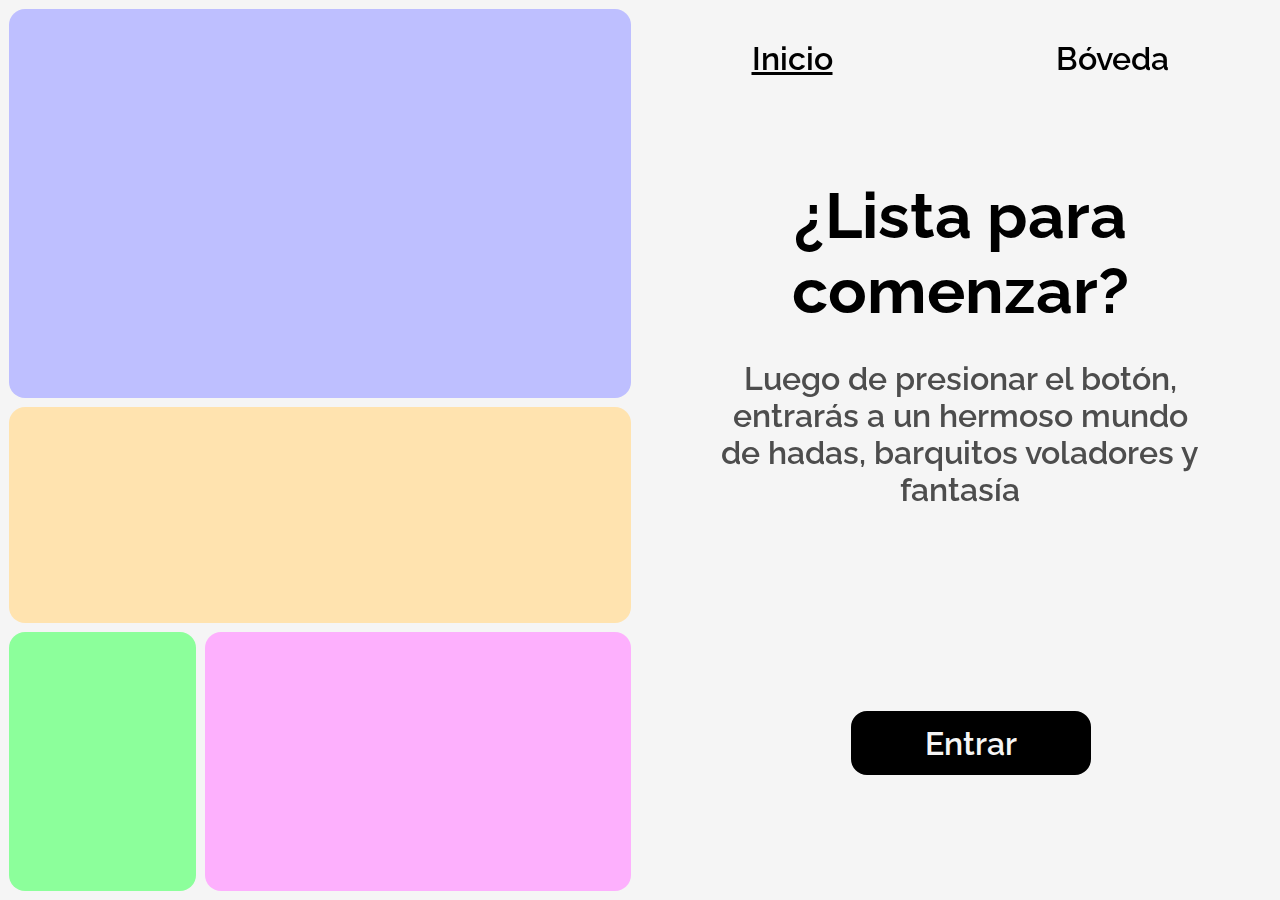
<file: index.html>
<!DOCTYPE html>
<html lang="en">
<head>
    <meta charset="UTF-8">
    <meta http-equiv="X-UA-Compatible" content="IE=edge">
    <meta name="viewport" content="width=device-width, initial-scale=1.0">
    <title>Sorpresa UwU</title>
    <link rel="preconnect" href="https://fonts.googleapis.com">
    <link rel="preconnect" href="https://fonts.gstatic.com" crossorigin>
    <link href="https://fonts.googleapis.com/css2?family=Raleway:wght@300;400;600;700&display=swap" rel="stylesheet">
    <link rel="stylesheet" href="styles.css">
    <link rel="shortcut icon" href="hada.png" />
</head>
<body>

    <nav>
        <p class="nav1 underline">Inicio</p>
        <p class="nav2">Bóveda</p>
    </nav>

    <section id="squares">
        <figure class="square1"></figure>
        <figure class="square2"></figure>
        <div class="group1">
            <figure class="square3"></figure>
            <figure class="square4"></figure>
        </div>
    </section>
    <section id="content">
        <h1>¿Lista para comenzar?</h1>
        <p>Luego de presionar el botón, entrarás a un hermoso mundo de hadas, barquitos voladores y fantasía</p>
        <button>Entrar</button>
    </section>
    <section id="other-content" class="none">
        <div class="code-input">
            <input type="text" placeholder="código">
            <button>Ingresar</button>
        </div>
    </section>

    <div class="dark-screen inactive"></div>
    
    <script src="script.js" type="module"></script>
</body>
</html>
</file>
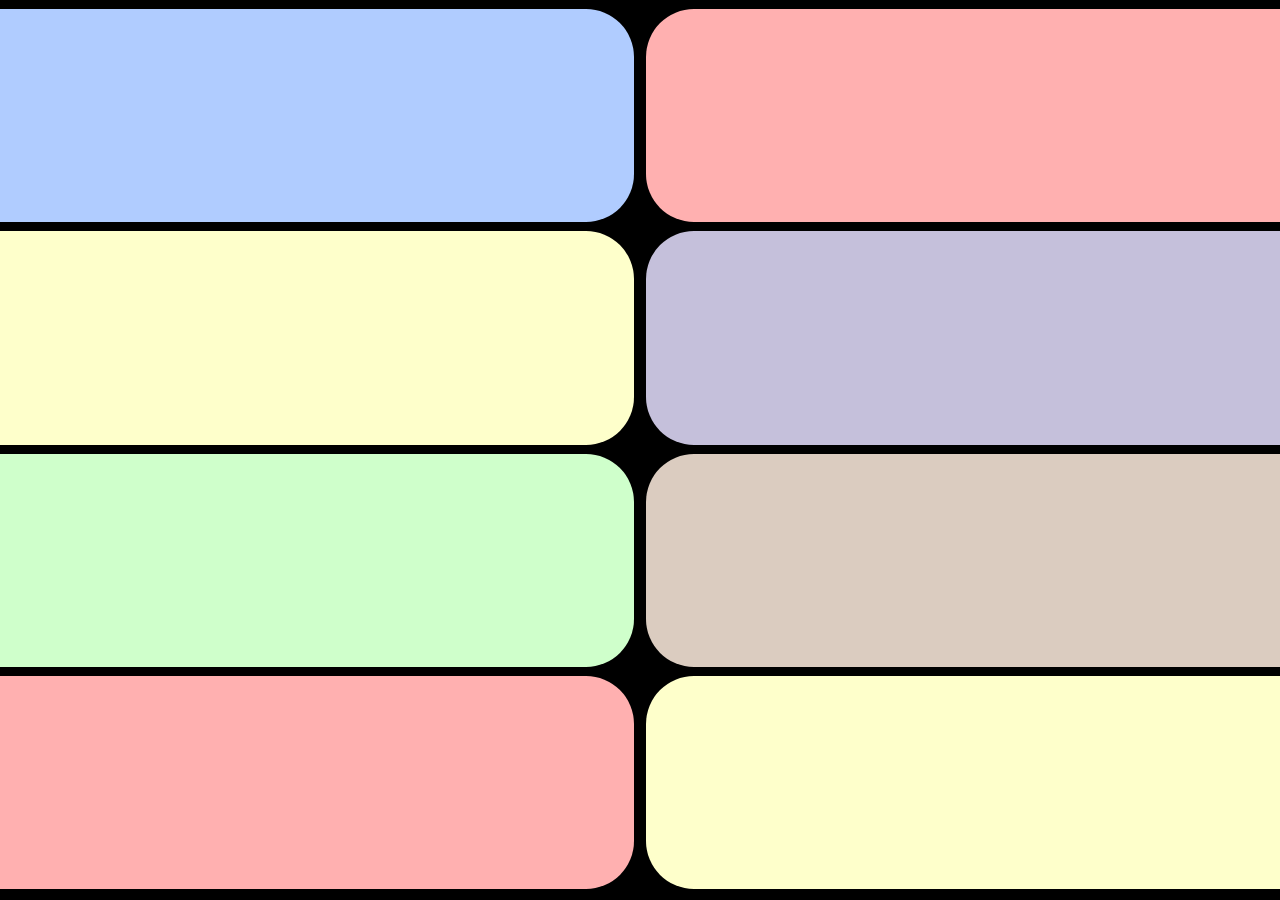
<file: historia.html>
<!DOCTYPE html>
<html lang="en">
<head>
    <meta charset="UTF-8">
    <meta http-equiv="X-UA-Compatible" content="IE=edge">
    <meta name="viewport" content="width=device-width, initial-scale=1.0">
    <title>Historia interactiva</title>
    <link rel="shortcut icon" href="libro.png" />
    <link rel="stylesheet" href="historia.css">
    <link rel="preconnect" href="https://fonts.googleapis.com">
    <link rel="preconnect" href="https://fonts.gstatic.com" crossorigin>
    <link href="https://fonts.googleapis.com/css2?family=Raleway:wght@300;400;600;700&display=swap" rel="stylesheet">
</head>
<body>

    <div class="video-div">
        <video src="prueba video.mp4"></video>
    </div>

    <section class="start">
        <div class="figures left start-animation-off">
            <figure class="blue"></figure>
            <figure class="yellow"></figure>
            <figure class="green"></figure>
            <figure class="red"></figure>
        </div>
        <div class="figures right start-animation-off">
            <figure class="red"></figure>
            <figure class="brown"></figure>
            <figure class="dark-blue"></figure>
            <figure class="yellow"></figure>
        </div>
        <div class="start-btn start-btn-animation-off">
            <p>Hice ésta historia con mucho amor, y espero que la disfrutes de la misma manera que yo disfruté hacerla</p>
            <button id="start">Comenzar</button>
        </div>
    </section>


    <script src="historia_script.js" type="module"></script>
</body>
</html>
</file>
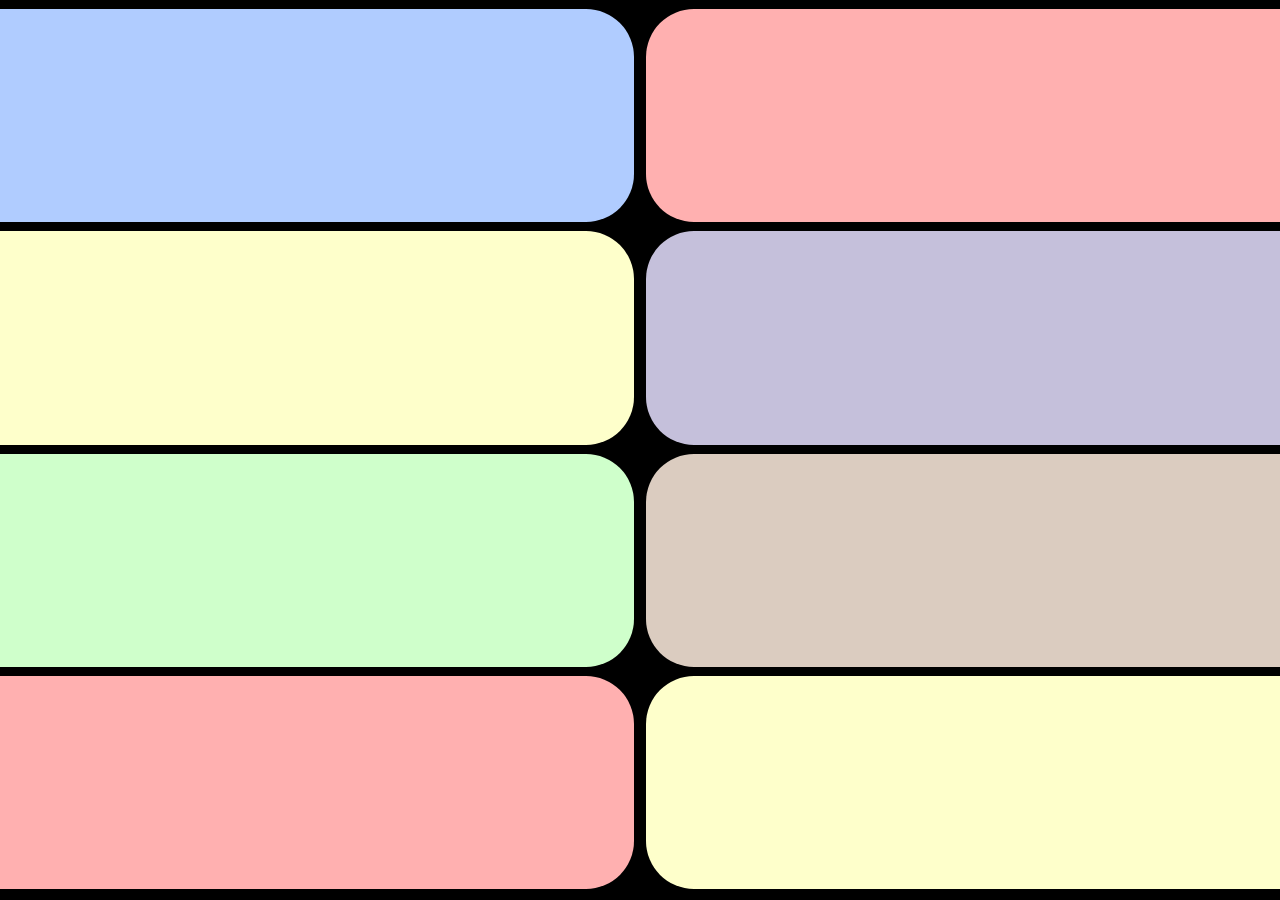
<file: historia2.html>
<!DOCTYPE html>
<html lang="en">
<head>
    <meta charset="UTF-8">
    <meta http-equiv="X-UA-Compatible" content="IE=edge">
    <meta name="viewport" content="width=device-width, initial-scale=1.0">
    <title>Historia interactiva</title>
    <link rel="shortcut icon" href="libro.png" />
    <link rel="stylesheet" href="historia2.css">
    <link rel="preconnect" href="https://fonts.googleapis.com">
    <link rel="preconnect" href="https://fonts.gstatic.com" crossorigin>
    <link href="https://fonts.googleapis.com/css2?family=Raleway:wght@300;400;600;700&display=swap" rel="stylesheet">
</head>
<body>
    <section class="start">
        <div class="figures left start-animation-off">
            <figure class="blue"></figure>
            <figure class="yellow"></figure>
            <figure class="green"></figure>
            <figure class="red"></figure>
        </div>
        <div class="figures right start-animation-off">
            <figure class="red"></figure>
            <figure class="brown"></figure>
            <figure class="dark-blue"></figure>
            <figure class="yellow"></figure>
        </div>
        <div class="start-btn start-btn-animation-off">
            <p>Hice ésta historia con mucho amor, y espero que la disfrutes de la misma manera que yo disfruté hacerla</p>
            <button id="start">Comenzar</button>
        </div>
    </section>


    <script src="historia_script.js" type="module"></script>
</body>
</html>
</file>
<file: styles.css>
*{
    margin: 0;
    font-family: 'Raleway', sans-serif;
}

*::selection{
    background-color: rgba(0, 0, 0, 0.1);
}

body{
    background-color: whitesmoke;
}

.background-black{
    background-color: black;
}

:root{
    --grey: rgb(77, 77, 77);
    --pastel-blue: #a2a4fd;
    --pastel-red: #ff9494;
}

.none{
    display: none
}

.transparent{
    visibility: hidden !important;
    opacity: 0 !important;
    width: 300vw;
    background-color: red;
}

.active{
    opacity: 1;
    visibility: visible;
}

.inactive{
    opacity: 0;
    visibility: hidden;
}

.dark-screen{
    position: fixed;
    top: 0;
    bottom: 0;
    right: 0;
    left: 0;
    background-color: black;
    transition: .5s;
}

.visible{
    opacity: 1;
    visibility: visible;
}

/*Nav*/

nav{
    position: fixed;
    width: 96vw;
    margin-left: 2vw;
    top: 1.5rem;
    display: flex;
    justify-content: space-around;
}

nav p{
    font-size: 1.6rem;
    font-weight: 600;
    cursor: pointer;
    transition: .5s;
    padding: .5rem 1rem;
    border-radius: .5rem;
}

.underline{
    text-decoration: underline;
}

nav p:hover{
    background-color: whitesmoke;
}

/*Squares*/

#squares{
    height: 48vh;
    width: (100vw - 2vh);
    display: flex;
    padding: 1vh;
    flex-direction: column;
}

.square1,
.square2,
.square3,
.square4{
    border-radius: 1rem;
    transition: 1s;
}

.group1{
    height: 30%;
    width: 100%;
    display: flex;
    padding-top: 1vh;
}

.square1{
    width: 100%;
    height: 45%;
    background-color: #bebfff;
}

.square2{
    width: 100%;
    height: 25%;
    background-color: #ffe3af;
    margin-top: 1vh;
}

.square3{
    width: 30%;
    height: 100%;
    background-color: #8cff9b;
    margin-right: 1vh;
}

.square4{
    width: calc(70% - 1vh);
    height: 100%;
    background-color: #fdb0fd;
}

/*Variations*/

.square1-variation{
    width: 100%;
    height: 30%;
    background-color: #aaaaaa;
    border-radius: 1rem;
}

.square2-variation{
    width: 100%;
    height: 35vw;
    background-color: #e0e0e0;
    margin-top: 1vh;
    border-radius: 1rem;
}

.square3-variation{
    width: 60%;
    height: 100%;
    background-color: #b3b3b3 ;
    margin-right: 1vh;
}

.square4-variation{
    width: calc(35vw - 1vh);
    height: 100%;
    background-color: #727272;
}

/*Content*/

h1{
    font-size: 1.8rem;
    text-align: center;
    margin: 0 1rem;
    margin-top: 1rem;
}

#content p{
    font-size: 1.3rem;
    margin: 0 1rem;
    text-align: center;
    font-weight: 600;
    margin-top: 1rem;
    color: var(--grey);
}

#content button,
#other-content button{
    width: 90vw;
    background-color: black;
    color: whitesmoke;
    position: fixed;
    bottom: 1rem;
    left: 5vw;
    border-radius: 1rem;
    height: 3rem;
    font-size: 1.5rem;
    font-weight: 600;
    cursor: pointer;
    border: .2rem solid #000000;
    transition: all 0.4s cubic-bezier(0.42, 0, 0.58, 1);
}

#content button:hover,
#other-content button:hover{
    color: black !important;
	background-color: transparent;
	text-shadow: nthree;
}

#content button:hover::before,
#other-content button:hover::before{
    left: 0%;
	right: auto;
	width: 100%;
}

#content button::before,
#other-content button::before{
    display: block;
	position: absolute;
	top: 0px;
	right: 0px;
	height: 100%;
	width: 0px;
	z-index: -1;
	content: '';
	color: black !important;
	background: whitesmoke;
	transition: all 0.4s cubic-bezier(0.42, 0, 0.58, 1);
    border-radius: 1rem;
}

/*Code*/

.code-input{
    height: calc(50vh - 5.5rem);
    display: flex;
    justify-content: center;
    align-items: center;
}

input{
    width: 70vw;
    padding: .5rem 1rem;
    border: rgb(150, 150, 150) solid .4rem;
    border-radius: 1rem;
    outline: none;
    font-size: 1.8rem;
    text-align: center;
    font-family: sans-serif;
    font-weight: 600;
    letter-spacing: .4rem;
    transition: .5s;
}

input:focus{
    border: solid black .4rem;
}


/*------------------------*/
/*Historia*/
/*------------------------*/

/*button*/
/*

.start-button{
    position: fixed;
    z-index: 50;
    width: 10rem;
    height: 10rem;
    top: calc(50vh - 5rem);
    left: calc(50vw - 5rem);
    border-radius: 50%;
    background-color: var(--pastel-red);
    cursor: pointer;
    display: flex;
    align-items: center;
    justify-content: center;
    transition: .5s;
}

.start-button img{
    width: 40%;
    margin-left: 5%;
}

.start-button:hover{
    background-color: var(--pastel-blue);
}
*/
/*video*/
/*
#video{
    width: 100vw;
    height: 100vh;
    transition: .5s;
    background-color: black;
}

#video video{
    width: 100vw;
    height: 100vh;
}
*/
/*Opciones*/
/*
#select-option{
    position: fixed;
    width: 100vw;
    height: 100vh;
}

#select-option h2{
    font-size: 2.5rem;
    color: whitesmoke;
    font-weight: 600;
    padding: 5vh 10vw;
    text-align: center;
}

.options{
    height: 60vh;
    width: 100vw;
    display: flex;
    flex-direction: column;
    align-items: center;
    justify-content: space-around;
}

.option1,
.option2{
    width: 100%;
    height: 20vh;
    background-color: whitesmoke;
    display: flex;
    align-items: center;
    cursor: pointer;
    z-index: 15;
}

.option1{
    border-radius: 2.5rem 0 0 2.5rem;
    display: flex;
    justify-content: left;
}
.option2{
    border-radius: 0 2.5rem 2.5rem 0;
    display: flex;
    justify-content: right;
}

.option1-border,
.option2-border{
    height: 20vh;
    width: 15vw;
    transition: .5s;
    position: fixed;
    z-index: 20;
}

.option1-border{
    background-color: var(--pastel-blue);
    border-radius: 2.5rem 0 0 2.5rem;
}

.option2-border{
    background-color: var(--pastel-red);
    border-radius: 0 2.5rem 2.5rem 0;
}

.option-border-hover{
    width: 100vw;
}

.option1 p,
.option2 p{
    font-size: 1.5rem;
    font-weight: 600;
    z-index: 21;
}

.option1 p{
    margin-left: 15vw;
    width: 85vw;
    text-align: center;
}

.option2 p{
    margin-right: 15vw;
    width: 85vw;
    text-align: center;
}
*/

/*Informacion*/
/*
.information{
    width: 4rem;
    height: 4rem;
    background-color: whitesmoke;
    display: flex;
    align-items: center;
    justify-content: center;
    border-radius: 50%;
    position: fixed;
    bottom: 5vh;
    margin-left: calc(50vw - 2.5rem);
    border: .2rem whitesmoke solid;
    transition: .5s;
    cursor: pointer;
}

.information:hover{
    background-color: black;
    color: whitesmoke;
}

.information p{
    font-size: 4rem;
    font-weight: 600;
}

.information-question{
    width: 80vw;
    min-height: 15vh;
    background-color: whitesmoke;
    border-radius: 1rem;
    position: fixed;
    bottom: 20vh;
    left: 10vw;
    z-index: 22;
    border: black solid .2rem;
    transition: .5s;
}

.information-question::after {
    border-top: 1rem solid whitesmoke;
    border-left: 1rem solid transparent;
    border-right: 1rem solid transparent;
    width: 0;
    height: 0;
    content: "";
    display: block;
    position: absolute;
    top: 100%;
    left: calc(40vw - 1.5rem);
  }
*/
/*------------------------*/
/*Responsive*/
/*------------------------*/


@media (min-width: 1200px){
    #squares{
        height: 98vh;
        width: calc(50vw - 2vh);
        background-color: whitesmoke;
    }

    #content{
        width: 40vw;
        padding: 0 5vw;
        position: fixed;
        right: 0;
        top: 18vh;
    }

    h1{
        font-size: 4rem;
    }

    #content p{
        font-size: 2rem;
        margin-top: 2rem;
    }

    nav p{
        font-size: 2rem;
    }

    #content button,
    #other-content button{
        width: 15rem;
        position: fixed;
        top: 79vh;
        left: 66.5vw;
        font-size: 2rem;
        padding: .5rem 2rem;
        height: 4rem;
    }

    nav{
        width: 50vw;
        top: 2rem;
        right: 0;
    }

    nav p:hover{
        color: #5398ff;
    }

    input{
        width: 60%;
        font-size: 2.5rem;
    }

    .code-input{
        width: 50vw;
        position: fixed;
        right: 0;
        top: 5.5rem;
        height: calc(100vh - 10rem);
    }

    /*------------------------*/
    /*Historia*/
    /*------------------------*/
/*
    .start-button{
        width: 15rem;
        height: 15rem;
        top: calc(50vh - 7.5rem);
        left: calc(50vw - 7.5rem);
    }

    #select-option{
        display: flex;
        flex-direction:column;
    }
    
    #select-option h2{
        font-size: 4rem;
        height: 15vh;
        padding: 5vh 0;
    }
    
    .options{
        flex-direction: row;
    }
    
    .option1,
    .option2{
        width: 35vw;
        height: 60vh;
        border-radius: 2.5rem;
        display: flex;
    }
    
    .option1-border,
    .option2-border{
        height: 15vh;
        width: 35vw;
        top: 25vh;
        border-radius: 2.5rem 2.5rem 0 0;
    }
    
    .option-border-hover{
        height: 60vh;
        border-radius: 2.5rem;
    }
    
    .option1 p,
    .option2 p{
        font-size: 2rem;
    }
    
    .option1 p{
        width: 85vw;
        margin-left: 0;
    }
    
    .option2 p{
        width: 35vw;
        margin-right: 0;
    }
    */
    /*Informacion*/
    /*
    .information{
        bottom: calc(45vh - 2.5rem);
        margin-left: calc(50vw - 2.5rem);
    }

    .information-question{
        bottom: 54vh;
    }*/
}
</file>
<file: historia.css>
*{
    margin: 0;
}

:root{
    --red: rgb(255, 176, 176);
    --blue: rgb(176, 204, 255);
    --yellow: rgb(254, 255, 203);
    --green: rgb(207, 255, 203);
    --brown: rgb(197, 192, 219);
    --dark-blue: rgb(219, 204, 192);
}

body{
    overflow: hidden;
    background-color: black;
}

.hidden{
    opacity: 0;
    visibility: hidden;
    transition: .5s;
}

/*colores*/

.brown{
 background-color: var(--brown);   
}
.blue{
 background-color: var(--blue);   
}
.green{
 background-color: var(--green);   
}
.yellow{
 background-color: var(--yellow);   
}
.red{
 background-color: var(--red);   
}
.dark-blue{
 background-color: var(--dark-blue);   
}

/*Botón de iniciar*/

.start{
    width: 100vw;
    height: 100vh;
    display: flex;
    background-color: black;
}

.start-animation-off{
    width: 0 !important;
    transition: .5s;
}

.left,.right{
    width: 50vw;
    height: 100vh;
    transition: .7s;
    position: absolute;
}

.left{
    left: 0;
}

.right{
    right: 0;
}

.left figure, .right figure{
    width: 99%;
    height: 23.7vh;
    margin: 1vh 0;
}

.left figure{
    border-radius: 0 3rem 3rem 0;
}
.right figure{
    border-radius: 3rem 0 0 3rem;
    margin-left: 1%;
}

.start-btn{
    height: 75vh;
    width: 80vw;
    background-color: rgba(0, 0, 0, 0.7);
    position: absolute;
    top: 0;
    left: 10vw;
    border-radius: 0 0 3rem 3rem;
    transition: .5s;
}

.start-btn p{
    color: whitesmoke;
    font-size: 2rem;
    padding: 2rem;
    font-family: "raleway", sans-serif;
    font-weight: 600;
    text-align: center;
}

.start-btn-animation-off{
    height: 0;
    opacity: 0;
}

.start-btn button
{
    width: 80%;
    background-color: black;
    color: whitesmoke;
    display: block;
    margin: 2rem auto;
    border-radius: 1rem;
    height: 3rem;
    font-size: 1.5rem;
    font-weight: 600;
    cursor: pointer;
    border: .2rem solid #000000;
    transition: all 0.4s cubic-bezier(0.42, 0, 0.58, 1);
}

.start-btn button:hover{
    color: black !important;
	background-color: rgba(245, 245, 245, 0.795);
}

/*Video*/

.video-div{
    width: 100vw;
    height: 100vh;
    position: fixed;
}

video{
    width: 100vw;
    height: 100vh;
}

/*Responsive*/

@media (min-width: 1200px){

    .start-btn{
        height: 75vh;
        width: 30vw;
        background-color: rgba(0, 0, 0, 0.7);
        position: absolute;
        top: 0;
        left: 35vw;
        border-radius: 0 0 3rem 3rem;
        transition: .5s;
    }
}
</file>
<file: historia2.css>
*{
    margin: 0;
}

:root{
    --red: rgb(255, 176, 176);
    --blue: rgb(176, 204, 255);
    --yellow: rgb(254, 255, 203);
    --green: rgb(207, 255, 203);
    --brown: rgb(197, 192, 219);
    --dark-blue: rgb(219, 204, 192);
}

body{
    overflow: hidden;
}

.hidden{
    opacity: 0;
    visibility: hidden;
    transition: .5s;
}

/*colores*/

.brown{
 background-color: var(--brown);   
}
.blue{
 background-color: var(--blue);   
}
.green{
 background-color: var(--green);   
}
.yellow{
 background-color: var(--yellow);   
}
.red{
 background-color: var(--red);   
}
.dark-blue{
 background-color: var(--dark-blue);   
}

/*Botón de iniciar*/

.start{
    width: 100vw;
    height: 100vh;
    display: flex;
    background-color: black;
}

.start-animation-off{
    width: 0 !important;
    transition: .5s;
}

.left,.right{
    width: 50vw;
    height: 100vh;
    transition: .7s;
    position: absolute;
}

.left{
    left: 0;
}

.right{
    right: 0;
}

.left figure, .right figure{
    width: 99%;
    height: 23.7vh;
    margin: 1vh 0;
}

.left figure{
    border-radius: 0 3rem 3rem 0;
}
.right figure{
    border-radius: 3rem 0 0 3rem;
    margin-left: 1%;
}

.start-btn{
    height: 75vh;
    width: 80vw;
    background-color: rgba(0, 0, 0, 0.5);
    position: absolute;
    top: 0;
    left: 10vw;
    border-radius: 0 0 3rem 3rem;
    transition: .5s;
}

.start-btn p{
    color: whitesmoke;
    font-size: 2rem;
    padding: 2rem;
    font-family: "raleway", sans-serif;
    font-weight: 600;
    text-align: center;
}

.start-btn-animation-off{
    height: 0;
    opacity: 0;
}

.start-btn button
{
    width: 80%;
    background-color: black;
    color: whitesmoke;
    display: block;
    margin: 2rem auto;
    border-radius: 1rem;
    height: 3rem;
    font-size: 1.5rem;
    font-weight: 600;
    cursor: pointer;
    border: .2rem solid #000000;
    transition: all 0.4s cubic-bezier(0.42, 0, 0.58, 1);
}

.start-btn button:hover{
    color: black !important;
	background-color: rgba(245, 245, 245, 0.795);
}

/*Responsive*/

@media (min-width: 1200px){

    .start-btn{
        height: 75vh;
        width: 30vw;
        background-color: rgba(0, 0, 0, 0.5);
        position: absolute;
        top: 0;
        left: 35vw;
        border-radius: 0 0 3rem 3rem;
        transition: .5s;
    }
}
</file>
